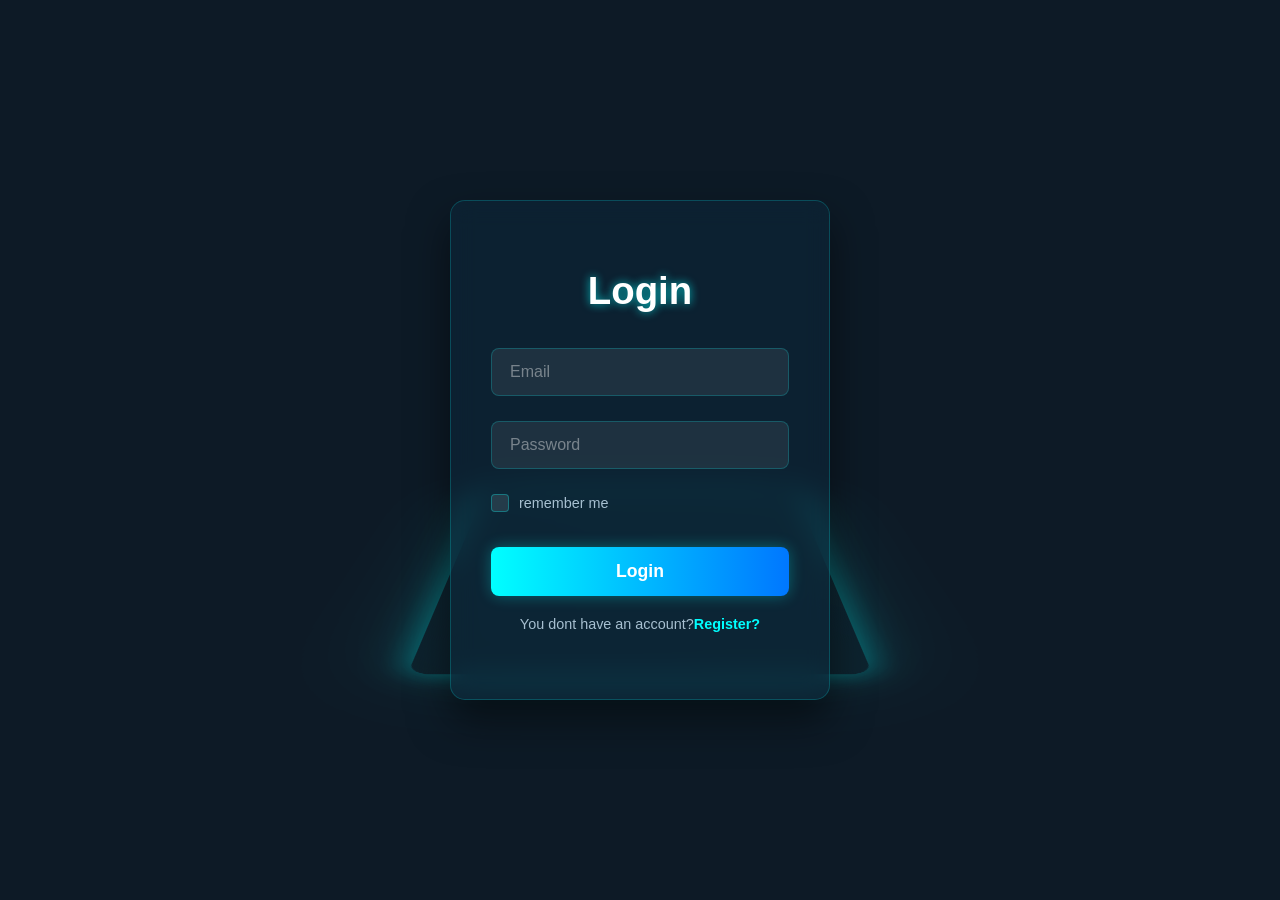
<file: Index.html>
<!DOCTYPE html>
<html lang="en">
<head>
    <meta charset="UTF-8">
    <meta name="viewport" content="width=device-width, initial-scale=1.0">
    <title>Home - BookQuest</title>

    <link rel="preconnect" href="https://fonts.googleapis.com">
    <link rel="preconnect" href="https://fonts.gstatic.com" crossorigin>
    <link href="https://fonts.googleapis.com/css2?family=Poppins:wght@400;600;700&display=swap" rel="stylesheet">

    <link rel="stylesheet" href="styleindex.css"> 
</head>
<body>
    <div class="plateform" style="display: none;"></div> 
    <div class="container">
        
        <div class="header">
            <h1 id="welcomeHeader">Welcome back, Reader!</h1>
            <div class="nav-buttons">
                <button id="Dashboard" class="nav-button active">Home</button>
                <button id="achievementsBtn" class="nav-button">Achievements</button>
                <button id="feedsBtn" class="nav-button">Community</button>
            </div>
            <button id="logoutBtn">Logout</button>
        </div>

        <div class="dashboard-content">
            
            <div class="quests-section">
                
                <div class="profile-card">
                    <div class="progress-container">
                        <div class="progress-circle">
                             <div class="progress-inset">
                                <span id="profileLevel">1</span>
                                <span>Level</span>
                            </div>
                        </div>
                    </div>
                    <div class="profile-details">
                        <h3 id="profileUsername">Username</h3>
                        <p>Total Score: <span id="profileScore">0</span> pts</p>
                        <div class="progress-bar-container">
                            <div id="progressBarFill" class="progress-bar-fill"></div>
                        </div>
                        <p class="progress-label">Progress to Level <span id="nextLevelNum">2</span>: <span id="progressPercent">0%</span></p>
                    </div>
                </div>

                <div class="profile-card" style="flex-direction: column; align-items: flex-start; margin-bottom: 20px;">
                    <h3 style="color: #ffffff; font-size: 1.2em; font-weight: 600; margin-bottom: 5px;">AI Book Matchmaker</h3>
                    <p style="color: #a7c0d1; margin-bottom: 15px; font-size: 0.9em;">Get custom book recommendations based on your past reviews!</p>
                    <button id="getRecommendationsBtn" class="complete-btn" style="width: 100%;">Consult the AI</button>
                    <div id="recommendationsOutput" style="margin-top: 15px; color: #f0f0f0; white-space: pre-line; line-height: 1.6; font-size: 0.9em;"></div>
                </div>

                <div style="display: flex; justify-content: space-between; align-items: center; border-bottom: 1px solid rgba(0, 255, 255, 0.2); padding-bottom: 5px; margin-bottom: 15px;">
                    <h2 style="border: none; padding: 0; margin: 0;">Daily Quests</h2>
                    <button id="generateQuestBtn" class="complete-btn" style="padding: 5px 10px; font-size: 0.8em; background: linear-gradient(90deg, #9b59b6, #8e44ad);">✨ Generate AI Quest</button>
                </div>
                
                <ul id="questList">
                    </ul>
            </div>

            <div class="leaderboard-section">
                <h2>Global Leaderboard</h2>
                <div class="table-wrapper">
                    <table id="leaderboardTable">
                        <thead>
                            <tr>
                                <th>#</th>
                                <th>Username</th>
                                <th>Score</th>
                                <th>Level</th>
                            </tr>
                        </thead>
                        <tbody>
                            </tbody>
                    </table>
                </div>
            </div>
        </div>

    </div>
    <script src="index.js"></script>
</body>
</html>
</file>
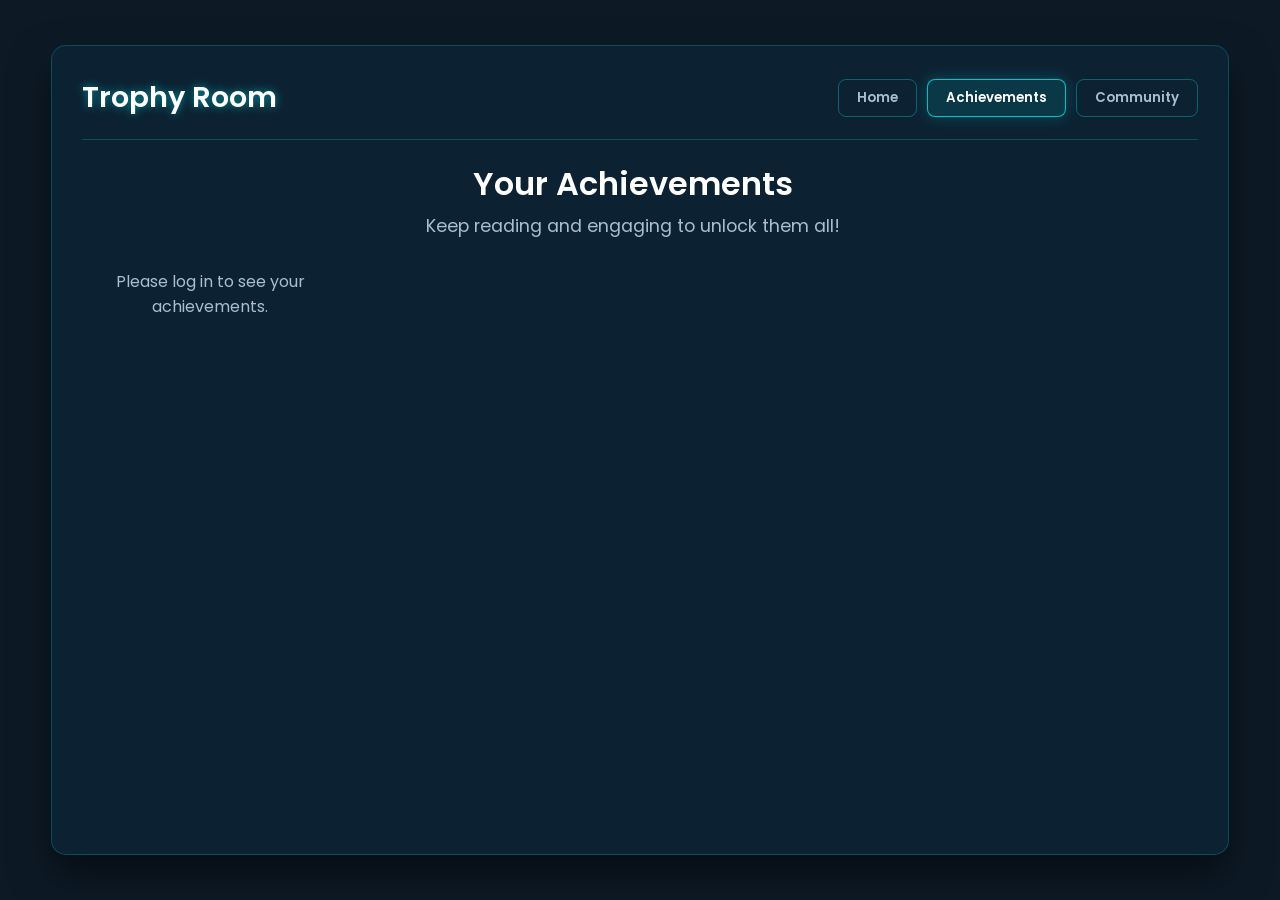
<file: achievement.html>
<!DOCTYPE html>
<html lang="en">
<head>
    <meta charset="UTF-8">
    <meta name="viewport" content="width=device-width, initial-scale=1.0">
    <title>My Achievements - BookQuest</title>

    <!-- Google Font for futuristic typography -->
    <link rel="preconnect" href="https://fonts.googleapis.com">
    <link rel="preconnect" href="https://fonts.gstatic.com" crossorigin>
    <link href="https://fonts.googleapis.com/css2?family=Poppins:wght@400;600;700&display=swap" rel="stylesheet">

    <style>
        /* Reset and Font Settings */
        * {
            margin: 0;
            padding: 0;
            box-sizing: border-box;
        }

        body {
            font-family: 'Poppins', sans-serif;
            min-height: 100vh;
            background: #0d1a26; /* Dark space-blue background */
            color: #f0f0f0;
            display: flex;
            justify-content: center;
            align-items: center;
            padding: 20px;
        }

        /* Custom Scrollbar */
        ::-webkit-scrollbar {
            width: 8px;
        }
        ::-webkit-scrollbar-track {
            background: rgba(0, 0, 0, 0.2);
            border-radius: 10px;
        }
        ::-webkit-scrollbar-thumb {
            background: rgba(0, 255, 255, 0.3);
            border-radius: 10px;
        }
        ::-webkit-scrollbar-thumb:hover {
            background: rgba(0, 255, 255, 0.5);
        }

        /* Main glassmorphism container */
        .container {
            width: 95%;
            max-width: 1200px;
            height: 90vh;
            background: rgba(13, 40, 60, 0.6);
            backdrop-filter: blur(10px);
            -webkit-backdrop-filter: blur(10px);
            border: 1px solid rgba(0, 255, 255, 0.2);
            border-radius: 15px;
            padding: 30px;
            box-shadow: 0 20px 40px rgba(0, 0, 0, 0.5);
            display: flex;
            flex-direction: column;
            overflow: hidden;
        }

        /* Header */
        .header {
            display: flex;
            justify-content: space-between;
            align-items: center;
            padding-bottom: 20px;
            border-bottom: 1px solid rgba(0, 255, 255, 0.2);
            margin-bottom: 20px;
            flex-shrink: 0;
        }

        .header h1 {
            color: #ffffff;
            font-size: 1.8em;
            font-weight: 600;
            text-shadow: 0 0 8px rgba(0, 255, 255, 0.5);
        }

        .nav-buttons {
            display: flex;
            gap: 10px;
        }

        .nav-button {
            padding: 8px 18px;
            border: 1px solid rgba(0, 255, 255, 0.3);
            border-radius: 8px;
            cursor: pointer;
            font-weight: 600;
            background-color: transparent;
            color: #a7c0d1;
            transition: all 0.3s ease;
            font-family: 'Poppins', sans-serif;
        }

        .nav-button:hover, .nav-button.active {
            background-color: rgba(0, 255, 255, 0.1);
            color: #ffffff;
            border-color: rgba(0, 255, 255, 0.7);
            box-shadow: 0 0 15px rgba(0, 255, 255, 0.2);
        }
        
        /* Main content area */
        .main-content {
            flex-grow: 1;
            overflow-y: auto;
            padding-right: 15px;
        }
        
        .page-intro {
            text-align: center;
            margin-bottom: 30px;
        }

        .page-intro h2 {
            font-size: 2em;
            color: #ffffff;
            margin-bottom: 5px;
            font-weight: 600;
        }

        .page-intro p {
            font-size: 1.1em;
            color: #a7c0d1;
        }

        /* Achievements Grid Layout */
        .achievements-grid {
            display: grid;
            grid-template-columns: repeat(auto-fill, minmax(220px, 1fr));
            gap: 25px;
        }

        /* Base style for each achievement card */
        .achievement-card {
            background: rgba(13, 40, 60, 0.7);
            border: 1px solid rgba(0, 255, 255, 0.1);
            border-radius: 10px;
            padding: 25px 20px;
            display: flex;
            flex-direction: column;
            align-items: center;
            text-align: center;
            transition: all 0.3s ease;
        }

        .achievement-card:hover {
            transform: translateY(-5px);
            background: rgba(13, 40, 60, 0.9);
            border-color: rgba(0, 255, 255, 0.3);
        }
        
        .achievement-icon {
            width: 70px;
            height: 70px;
            border-radius: 50%;
            display: flex;
            justify-content: center;
            align-items: center;
            margin-bottom: 15px;
            transition: all 0.3s ease;
        }

        .achievement-icon svg {
            width: 36px;
            height: 36px;
        }

        .achievement-card h3 {
            font-size: 1.2em;
            font-weight: 600;
            margin-bottom: 8px;
            color: #ffffff;
        }

        .achievement-card p {
            font-size: 0.9em;
            color: #a7c0d1;
            flex-grow: 1;
        }
        
        /* Styles for UNLOCKED achievements */
        .achievement-card.unlocked {
            border-left: 5px solid #00ffff;
        }

        .achievement-card.unlocked .achievement-icon {
            background-color: rgba(0, 255, 255, 0.1);
            border: 1px solid rgba(0, 255, 255, 0.3);
        }

        .achievement-card.unlocked .achievement-icon svg {
            color: #00ffff;
            filter: drop-shadow(0 0 5px rgba(0, 255, 255, 0.7));
        }

        .achievement-card.unlocked .unlocked-date {
            font-size: 0.8em;
            font-weight: 600;
            color: #00ffff;
            margin-top: 15px;
        }
        
        /* Styles for LOCKED achievements */
        .achievement-card.locked {
            filter: grayscale(80%);
            opacity: 0.6;
        }
        .achievement-card.locked:hover {
            filter: grayscale(0%);
            opacity: 1;
        }

        .achievement-card.locked .achievement-icon {
            background-color: rgba(0, 0, 0, 0.2);
            border: 1px solid rgba(255, 255, 255, 0.1);
        }
        .achievement-card.locked .achievement-icon svg {
            color: #a7c0d1;
        }
        .achievement-card.locked h3,
        .achievement-card.locked p {
            color: #a7c0d1;
        }

        /* Responsive adjustments */
        @media (max-width: 768px) {
            body {
                padding: 0;
                display: block;
            }
            .container {
                width: 100%;
                min-height: 100vh;
                height: auto;
                border-radius: 0;
                padding: 15px;
            }
            .header {
                flex-direction: column;
                align-items: flex-start;
                gap: 15px;
            }
            .main-content {
                padding-right: 0;
            }
        }
    </style>
</head>
<body>

    <div class="container">
        <!-- Header/Navigation Bar -->
        <header class="header">
            <h1>Trophy Room</h1>
            <div class="nav-buttons">
                <button id="dashboardBtn" class="nav-button">Home</button>
                <button id="achievementsBtn" class="nav-button active">Achievements</button>
                <button id="feedsBtn" class="nav-button">Community</button>
            </div>
        </header>

        <!-- Main Content Area -->
        <main class="main-content">
            <div class="page-intro">
                <h2>Your Achievements</h2>
                <p>Keep reading and engaging to unlock them all!</p>
            </div>

            <!-- Achievements Grid -->
            <div id="achievementsGrid" class="achievements-grid">
                <!-- Achievements will be dynamically loaded here by your existing JS -->
            </div>
        </main>
    </div>
    
    <!-- Your existing JavaScript is preserved -->
    <script>
        document.getElementById('feedsBtn').addEventListener('click', () => {
            window.location.href = 'feedsbtn.html';
        });

        document.getElementById('dashboardBtn').addEventListener('click', () => {
            window.location.href = 'Index.html';
        });
        
        document.getElementById('achievementsBtn').addEventListener('click', () => {
            console.log("Already on the achievements page!");
        });

        document.addEventListener('DOMContentLoaded', () => {
            const achievementsGrid = document.getElementById('achievementsGrid');
            const currentUserData = localStorage.getItem('user');

            if (!currentUserData) {
                achievementsGrid.innerHTML = '<p style="color: #a7c0d1; text-align: center;">Please log in to see your achievements.</p>';
                return;
            }

            const currentUser = JSON.parse(currentUserData);
            const userId = currentUser.user_id || currentUser.id; 

            if (!userId) {
                console.error("Could not find user ID in localStorage object:", currentUser);
                achievementsGrid.innerHTML = '<p style="color: #a7c0d1; text-align: center;">Could not verify your user ID. Please try logging in again.</p>';
                return;
            }

            const iconMap = {
                megaphone: `<svg fill="none" stroke="currentColor" viewBox="0 0 24 24" xmlns="http://www.w3.org/2000/svg"><path stroke-linecap="round" stroke-linejoin="round" stroke-width="2" d="M11 5.882V19.24a1.76 1.76 0 01-3.417.592l-2.147-6.15M18 13a3 3 0 100-6M5.436 13.683A4.001 4.001 0 017 6h1.832c4.1 0 7.625-2.236 9.168-5.584C18.354 5.23 18 6.697 18 8c0 3.314 2.686 6 6 6v-6a6 6 0 00-6-6z"></path></svg>`,
                star: `<svg fill="none" stroke="currentColor" viewBox="0 0 24 24" xmlns="http://www.w3.org/2000/svg"><path stroke-linecap="round" stroke-linejoin="round" stroke-width="2" d="M5 3v4M3 5h4M6 17v4m-2-2h4m5-12v4m-2-2h4m5 4v4m-2-2h4M17 3l-4 4-4-4M7 17l4-4 4 4"></path></svg>`,
                scroll: `<svg fill="none" stroke="currentColor" viewBox="0 0 24 24" xmlns="http://www.w3.org/2000/svg"><path stroke-linecap="round" stroke-linejoin="round" stroke-width="2" d="M9 12h6m-6 4h6m2 5H7a2 2 0 01-2-2V5a2 2 0 012-2h5.586a1 1 0 01.707.293l5.414 5.414a1 1 0 01.293.707V19a2 2 0 01-2 2z"></path></svg>`,
                'book-open': `<svg fill="none" stroke="currentColor" viewBox="0 0 24 24" xmlns="http://www.w3.org/2000/svg"><path stroke-linecap="round" stroke-linejoin="round" stroke-width="2" d="M12 6.253v13m0-13C10.832 5.477 9.246 5 7.5 5S4.168 5.477 3 6.253v13C4.168 18.477 5.754 18 7.5 18s3.332.477 4.5 1.253m0-13C13.168 5.477 14.754 5 16.5 5c1.747 0 3.332.477 4.5 1.253v13C19.832 18.477 18.246 18 16.5 18c-1.746 0-3.332.477-4.5 1.253"></path></svg>`,
                users: `<svg fill="none" stroke="currentColor" viewBox="0 0 24 24" xmlns="http://www.w3.org/2000/svg"><path stroke-linecap="round" stroke-linejoin="round" stroke-width="2" d="M17 20h5v-2a3 3 0 00-5.356-1.857M17 20H7m10 0v-2c0-.656-.126-1.283-.356-1.857M7 20H2v-2a3 3 0 015.356-1.857M7 20v-2c0-.656.126-1.283.356-1.857m0 0a5.002 5.002 0 019.288 0M15 7a3 3 0 11-6 0 3 3 0 016 0zm6 3a2 2 0 11-4 0 2 2 0 014 0zM7 10a2 2 0 11-4 0 2 2 0 014 0z"></path></svg>`,
                award: `<svg fill="none" stroke="currentColor" viewBox="0 0 24 24" xmlns="http://www.w3.org/2000/svg"><path stroke-linecap="round" stroke-linejoin="round" stroke-width="2" d="M9 12l2 2 4-4M7.835 4.697a3.42 3.42 0 001.946-.806 3.42 3.42 0 014.438 0 3.42 3.42 0 001.946.806 3.42 3.42 0 013.138 3.138 3.42 3.42 0 00.806 1.946 3.42 3.42 0 010 4.438 3.42 3.42 0 00-.806 1.946 3.42 3.42 0 01-3.138 3.138 3.42 3.42 0 00-1.946.806 3.42 3.42 0 01-4.438 0 3.42 3.42 0 00-1.946-.806 3.42 3.42 0 01-3.138-3.138 3.42 3.42 0 00-.806-1.946 3.42 3.42 0 010-4.438 3.42 3.42 0 00.806-1.946 3.42 3.42 0 013.138-3.138z"></path></svg>`,
                heart: `<svg fill="none" stroke="currentColor" viewBox="0 0 24 24" xmlns="http://www.w3.org/2000/svg"><path stroke-linecap="round" stroke-linejoin="round" stroke-width="2" d="M4.318 6.318a4.5 4.5 0 000 6.364L12 20.364l7.682-7.682a4.5 4.5 0 00-6.364-6.364L12 7.636l-1.318-1.318a4.5 4.5 0 00-6.364 0z"></path></svg>`,
                default: `<svg fill="none" stroke="currentColor" viewBox="0 0 24 24" xmlns="http://www.w3.org/2000/svg"><path stroke-linecap="round" stroke-linejoin="round" stroke-width="2" d="M12 15v2m-6 4h12a2 2 0 002-2v-6a2 2 0 00-2-2H6a2 2 0 00-2 2v6a2 2 0 002 2zm10-10V7a4 4 0 00-8 0v4h8z"></path></svg>`
            };
            
            achievementsGrid.innerHTML = '<p style="color: #a7c0d1; text-align: center;">Loading achievements...</p>';

            fetch(`/achievements?user_id=${userId}`)
                .then(response => {
                    if (!response.ok) {
                        throw new Error(`HTTP error! status: ${response.status}`);
                    }
                    return response.json();
                })
                .then(achievements => {
                    achievementsGrid.innerHTML = '';
                    if (!achievements || achievements.length === 0) {
                        achievementsGrid.innerHTML = '<p style="color: #a7c0d1; text-align: center;">No achievements available yet. Start reading!</p>';
                        return;
                    }

                    achievements.forEach(ach => {
                        const isUnlocked = ach.unlocked === 1;
                        const cardClass = isUnlocked ? 'unlocked' : 'locked';
                        const iconSvg = iconMap[ach.icon] || iconMap.default;

                        const achievementCard = document.createElement('div');
                        achievementCard.className = `achievement-card ${cardClass}`;
                        achievementCard.innerHTML = `
                            <div class="achievement-icon">
                                ${iconSvg}
                            </div>
                            <h3>${ach.name}</h3>
                            <p>${ach.description}</p>
                            ${isUnlocked ? '<p class="unlocked-date">Unlocked!</p>' : ''}
                        `;
                        achievementsGrid.appendChild(achievementCard);
                    });
                })
                .catch(error => {
                    console.error('Error fetching achievements:', error);
                    achievementsGrid.innerHTML = '<p style="color: #a7c0d1; text-align: center;">Could not load achievements. Please try again later.</p>';
                });
        });
    </script>

</body>
</html>
</file>
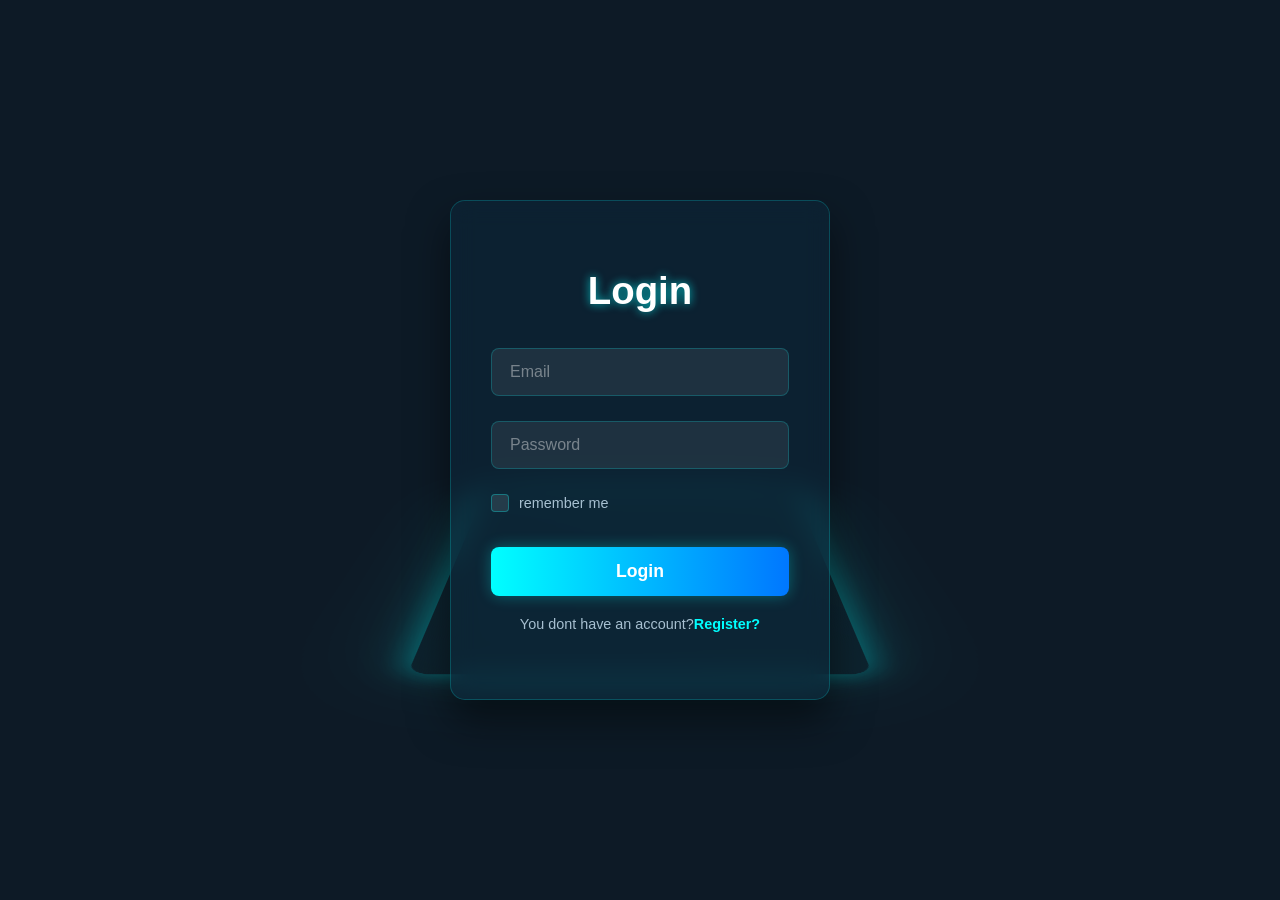
<file: login.html>
<!DOCTYPE html>
<html lang="en">
<head>
    <meta charset="UTF-8">
    <meta name="viewport" content="width=device-width, initial-scale=1.0">
    <title>Login Page</title>
    <link rel="stylesheet" href="style.css">
</head>
<body>
    <div class="plateform"></div>
        <div class="container">
        
            <div id="login">
                <h1>Login</h1>
            </div>
            <form id="loginForm">
                <div class="form-group">
                    <label for="useremail"></label>
                    <input type="email" id="useremail" name="useremail" placeholder="Email">

                </div>
                <div class="form-group">
                    <label for="userpassword"></label>
                    <input type="password" id="userpassword" name="userpassword" placeholder="Password">

                </div>
                <div class="form-group">
                    <label class="checkbox-inline">
                    <input type="checkbox" id="showPass">remember me
                </label>

                </div>
                
                <button type="submit" onclick="">Login</button>
            </form>
            <div id="footer">
                <p>You dont have an account?<a href="register.html">Register?</a></p>
                
            </div>
        </div>
    </div>
    <script src="login.js"></script>
</body>
</html>
</file>
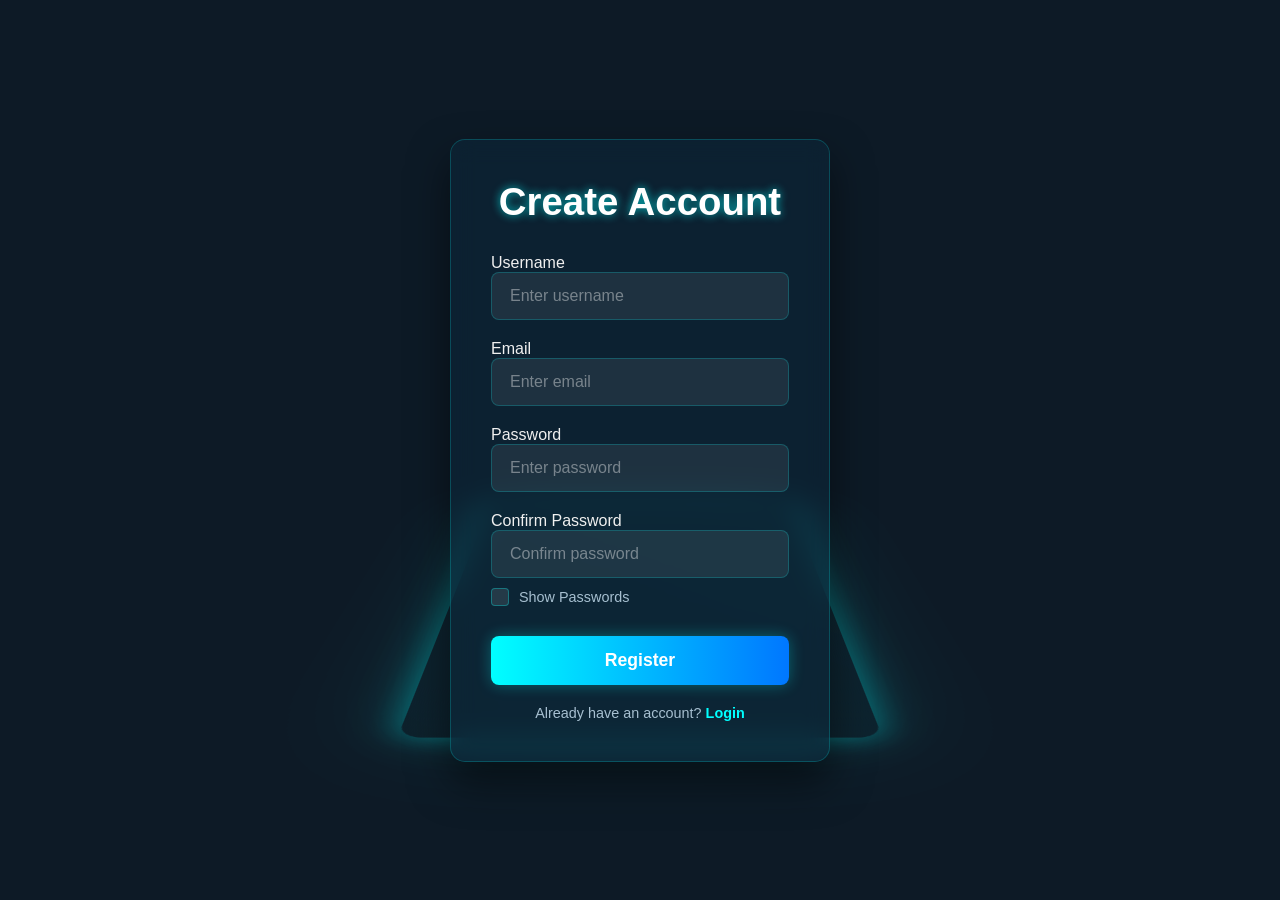
<file: register.html>
<!DOCTYPE html>
<html lang="en">
<head>
    <meta charset="UTF-8">
    <meta name="viewport" content="width=device-width, initial-scale=1.0">
    <title>Create Account - Book Quest</title>
    <link rel="stylesheet" href="register.css">
</head>
<body>
    <!-- Background layer -->
    <div class="plateform"></div>

    <!-- Main container -->
    <div class="container">
        <div id="register">
            <h1>Create Account</h1>
        </div>

        <form id="registerForm" action="register.php" method="POST">
            <div class="form-group">
                <label for="username">Username</label>
                <input type="text" id="username" name="username" placeholder="Enter username" required>
            </div>

            <div class="form-group">
                <label for="email">Email</label>
                <input type="email" id="email" name="email" placeholder="Enter email" required>
            </div>

            <div class="form-group">
                <label for="password">Password</label>
                <input type="password" id="password" name="password" placeholder="Enter password" required>
            </div>

            <div class="form-group">
                <label for="confirmPassword">Confirm Password</label>
                <input type="password" id="confirmPassword" name="confirmPassword" placeholder="Confirm password" required>
            </div>

            <div class="form-group">
                <label class="checkbox-inline">
                    <input type="checkbox" id="showPass"> Show Passwords
                </label>
            </div>

            <button type="submit">Register</button>
        </form>

        <div id="footer">
            <p>Already have an account? <a href="login.html">Login</a></p>
        </div>
    </div>
    
    <script src="register.js"></script>
</body>
</html>
</file>
<file: styleindex.css>
/* Reset and Font Settings */
* {
    margin: 0;
    padding: 0;
    box-sizing: border-box;
}

body {
    font-family: 'Poppins', sans-serif;
    min-height: 100vh;
    background: #0d1a26; /* Dark space-blue background */
    color: #f0f0f0;
    display: flex;
    justify-content: center;
    align-items: center;
    padding: 20px;
}

/* Custom Scrollbar for a futuristic feel */
::-webkit-scrollbar {
    width: 8px;
}
::-webkit-scrollbar-track {
    background: rgba(0, 0, 0, 0.2);
    border-radius: 10px;
}
::-webkit-scrollbar-thumb {
    background: rgba(0, 255, 255, 0.3);
    border-radius: 10px;
}
::-webkit-scrollbar-thumb:hover {
    background: rgba(0, 255, 255, 0.5);
}

/* Main glassmorphism container */
.container {
    width: 95%;
    max-width: 1400px;
    height: 90vh;
    background: rgba(13, 40, 60, 0.6); /* Semi-transparent glass */
    backdrop-filter: blur(10px);
    -webkit-backdrop-filter: blur(10px);
    border: 1px solid rgba(0, 255, 255, 0.2);
    border-radius: 15px;
    padding: 30px;
    box-shadow: 0 20px 40px rgba(0, 0, 0, 0.5);
    display: flex;
    flex-direction: column;
    overflow: hidden;
}

/* Header */
.header {
    display: flex;
    justify-content: space-between;
    align-items: center;
    padding-bottom: 20px;
    border-bottom: 1px solid rgba(0, 255, 255, 0.2);
    margin-bottom: 20px;
}

.header h1 {
    color: #ffffff;
    font-size: 1.8em;
    font-weight: 600;
    text-shadow: 0 0 8px rgba(0, 255, 255, 0.5);
}

.nav-buttons {
    display: flex;
    gap: 10px;
}

.nav-button {
    padding: 8px 18px;
    border: 1px solid rgba(0, 255, 255, 0.3);
    border-radius: 8px;
    cursor: pointer;
    font-weight: 600;
    background-color: transparent;
    color: #a7c0d1;
    transition: all 0.3s ease;
    font-family: 'Poppins', sans-serif;
}

.nav-button:hover, .nav-button.active {
    background-color: rgba(0, 255, 255, 0.1);
    color: #ffffff;
    border-color: rgba(0, 255, 255, 0.7);
    box-shadow: 0 0 15px rgba(0, 255, 255, 0.2);
}

#logoutBtn {
    padding: 8px 18px;
    border: 1px solid rgba(231, 76, 60, 0.5);
    border-radius: 8px;
    cursor: pointer;
    font-weight: 600;
    background-color: rgba(231, 76, 60, 0.1);
    color: #e74c3c;
    transition: all 0.3s ease;
    font-family: 'Poppins', sans-serif;
}

#logoutBtn:hover {
    background-color: rgba(231, 76, 60, 0.3);
    color: #ffffff;
    border-color: #e74c3c;
    box-shadow: 0 0 15px rgba(231, 76, 60, 0.3);
}

/* Dashboard Layout */
.dashboard-content {
    display: flex;
    gap: 30px;
    flex-grow: 1;
    overflow: hidden;
}

.quests-section {
    flex: 2;
    display: flex;
    flex-direction: column;
    overflow-y: auto;
    padding-right: 15px;
}

.leaderboard-section {
    flex: 1;
    display: flex;
    flex-direction: column;
}

h2 {
    color: #ffffff;
    font-weight: 600;
    margin-bottom: 15px;
    padding-bottom: 5px;
    border-bottom: 1px solid rgba(0, 255, 255, 0.2);
}

/* Profile Card - HUD Style */
.profile-card {
    background-color: rgba(0, 255, 255, 0.05);
    border: 1px solid rgba(0, 255, 255, 0.2);
    border-radius: 10px;
    padding: 20px;
    margin-bottom: 20px;
    display: flex;
    gap: 20px;
    align-items: center;
}

/* --- Redesigned Circular Progress Bar --- */
.progress-container {
    position: relative;
    width: 100px;
    height: 100px;
    flex-shrink: 0;
}

/* These old divs are hidden but kept for JS compatibility */
.progress-mask, .progress-fill {
    display: none;
}

.progress-circle {
    width: 100%;
    height: 100%;
    border-radius: 50%;
    background-color: rgba(0, 0, 0, 0.3); /* The empty track */
    position: relative;
    overflow: hidden;
    box-shadow: inset 0 0 10px rgba(0, 255, 255, 0.2);
    /* Your existing JS uses mask divs, so we keep the structure */
}

.progress-inset {
    width: 80px;
    height: 80px;
    background: #0d1a26;
    border-radius: 50%;
    position: absolute;
    top: 10px;
    left: 10px;
    z-index: 5;
    display: flex;
    flex-direction: column;
    justify-content: center;
    align-items: center;
    font-weight: 600;
    color: #a7c0d1;
}

#profileLevel {
    font-size: 2.5em;
    line-height: 1;
    color: #00ffff;
    text-shadow: 0 0 8px rgba(0, 255, 255, 0.7);
}
/* --- End of Progress Bar Styles --- */


.profile-details {
    width: 100%;
}

.profile-details h3 {
    color: #ffffff;
    font-size: 1.5em;
    font-weight: 600;
    margin-bottom: 5px;
}
.profile-details p {
    color: #a7c0d1;
    font-size: 0.9em;
    margin-bottom: 10px;
}
.progress-label {
    margin-top: 5px;
    font-size: 0.8em !important;
}

.progress-bar-container {
    width: 100%;
    height: 8px;
    background-color: rgba(0, 0, 0, 0.3);
    border-radius: 4px;
    overflow: hidden;
}

.progress-bar-fill {
    height: 100%;
    width: 0%;
    background: #00ffff;
    box-shadow: 0 0 10px rgba(0, 255, 255, 0.7);
    transition: width 0.5s ease-out;
    border-radius: 4px;
}

/* Quest List */
#questList {
    list-style: none;
    padding: 0;
}

.quest-item {
    background-color: rgba(0, 255, 255, 0.03);
    border: 1px solid rgba(0, 255, 255, 0.1);
    border-radius: 8px;
    padding: 15px;
    margin-bottom: 10px;
    display: flex;
    justify-content: space-between;
    align-items: center;
    transition: all 0.2s ease;
}

.quest-item:hover {
    background-color: rgba(0, 255, 255, 0.08);
    border-color: rgba(0, 255, 255, 0.3);
    transform: translateX(5px);
}

.quest-info h3 {
    color: #f0f0f0;
    font-size: 1.1em;
    font-weight: 600;
    margin-bottom: 5px;
}

.quest-info p {
    color: #a7c0d1;
    font-size: 0.9em;
}

.quest-points {
    font-weight: 600;
    color: #00ffff;
    background-color: rgba(0, 255, 255, 0.1);
    padding: 5px 10px;
    border-radius: 15px;
    margin-right: 15px;
}

.complete-btn {
    padding: 8px 15px;
    background: linear-gradient(90deg, #00ffff, #0077ff);
    color: white;
    border: none;
    border-radius: 5px;
    cursor: pointer;
    font-weight: bold;
    transition: all 0.3s ease;
    font-family: 'Poppins', sans-serif;
}

.complete-btn:hover {
    box-shadow: 0 0 15px rgba(0, 255, 255, 0.4);
    transform: translateY(-1px);
}

.completed-tag {
    background-color: rgba(189, 195, 199, 0.2);
    color: #bdc3c7;
    padding: 8px 15px;
    border-radius: 5px;
    font-weight: bold;
}

/* Leaderboard */
.table-wrapper {
    overflow-y: auto;
    flex-grow: 1;
}

#leaderboardTable {
    width: 100%;
    border-collapse: collapse;
}

#leaderboardTable th, #leaderboardTable td {
    padding: 12px 15px;
    text-align: left;
    border-bottom: 1px solid rgba(0, 255, 255, 0.1);
}

/* --- THIS IS THE FIX --- */
#leaderboardTable td {
    color: #a7c0d1; /* Light cyan-gray for better contrast */
}

#leaderboardTable th {
    background-color: rgba(13, 40, 60, 0.8);
    color: #00ffff;
    font-weight: 600;
    position: sticky;
    top: 0;
    backdrop-filter: blur(5px);
}

#leaderboardTable tbody tr {
    transition: background-color 0.2s;
}

#leaderboardTable tbody tr:hover {
    background-color: rgba(0, 255, 255, 0.05);
}

/* --- RESPONSIVE DESIGN --- */
@media (max-width: 900px) {
    body {
        padding: 0;
        display: block;
    }
    .container {
        width: 100%;
        min-height: 100vh;
        height: auto;
        border-radius: 0;
        padding: 20px;
    }
    .dashboard-content {
        flex-direction: column;
        overflow: visible;
    }
    .quests-section, .leaderboard-section {
        overflow-y: visible;
        padding-right: 0;
    }
    .leaderboard-section {
        margin-top: 30px;
    }
}

@media (max-width: 600px) {
    .header {
        flex-direction: column;
        align-items: flex-start;
        gap: 15px;
    }
    .nav-buttons {
        width: 100%;
        display: grid;
        grid-template-columns: 1fr 1fr 1fr;
    }
    .profile-card {
        flex-direction: column;
        text-align: center;
    }
}
</file>
<file: style.css>
/* Reset and Font Settings */
* {
    margin: 0;
    padding: 0;
    box-sizing: border-box;
}

body {
    font-family: 'Poppins', sans-serif;
    height: 100vh;
    display: flex;
    justify-content: center;
    align-items: center;
    background: #0d1a26; /* Dark space-blue background */
    color: #f0f0f0;
    perspective: 1200px; /* Enables 3D transformations */
    overflow: hidden;
}

/* Back layer styled as a glowing 3D platform */
.plateform {
    width: 380px;
    height: 520px;
    background: linear-gradient(45deg, rgba(13, 92, 99, 0.1), rgba(0, 255, 255, 0.05));
    position: absolute;
    transform: rotateX(75deg) translateZ(-120px); /* Tilted 3D effect */
    border-radius: 20px;
    box-shadow: 
        0 0 30px rgba(0, 255, 255, 0.3), /* Inner glow */
        0 0 60px rgba(0, 255, 255, 0.2), /* Middle glow */
        0 0 120px rgba(0, 255, 255, 0.1); /* Outer glow */
    transition: transform 0.5s ease;
}

/* Front container with a "glassmorphism" effect */
.container {
    width: 380px;
    min-height: 500px;
    background: rgba(13, 40, 60, 0.5); /* Semi-transparent glass */
    backdrop-filter: blur(12px);
    -webkit-backdrop-filter: blur(12px); /* For Safari */
    border: 1px solid rgba(0, 255, 255, 0.2);
    border-radius: 15px;
    padding: 40px;
    box-shadow: 0 20px 40px rgba(0, 0, 0, 0.5);
    z-index: 2;
    display: flex;
    flex-direction: column;
    justify-content: center;
    position: relative;
}

/* Login heading with a subtle glow */
#login h1 {
    text-align: center;
    color: #ffffff;
    margin-bottom: 35px;
    font-size: 2.4em;
    font-weight: 600;
    text-shadow: 0 0 10px rgba(0, 255, 255, 0.7);
}

/* Form groups */
.form-group {
    margin-bottom: 25px;
    position: relative;
}

/* Futuristic, glassy inputs */
input[type="email"],
input[type="password"] {
    width: 100%;
    padding: 14px 18px;
    background: rgba(255, 255, 255, 0.08);
    border: 1px solid rgba(0, 255, 255, 0.2);
    border-radius: 8px;
    font-size: 1em;
    color: #f0f0f0;
    font-family: 'Poppins', sans-serif;
    transition: all 0.3s ease;
}

input[type="email"]::placeholder,
input[type="password"]::placeholder {
    color: rgba(255, 255, 255, 0.4);
}

input[type="email"]:focus,
input[type="password"]:focus {
    outline: none;
    background: rgba(255, 255, 255, 0.15);
    border-color: rgba(0, 255, 255, 0.7);
    box-shadow: 0 0 15px rgba(0, 255, 255, 0.3);
}

/* Checkbox styling */
.checkbox-inline {
    display: flex;
    align-items: center;
    font-size: 0.9em;
    color: #a7c0d1;
    cursor: pointer;
}

input[type="checkbox"] {
    appearance: none;
    -webkit-appearance: none;
    width: 18px;
    height: 18px;
    background-color: rgba(255, 255, 255, 0.1);
    border: 1px solid rgba(0, 255, 255, 0.3);
    border-radius: 4px;
    margin-right: 10px;
    cursor: pointer;
    position: relative;
    transition: all 0.2s;
}

input[type="checkbox"]:checked {
    background-color: #00ffff;
    border-color: #00ffff;
}

input[type="checkbox"]:checked::after {
    content: '\\2713';
    font-size: 14px;
    color: #0d1a26;
    position: absolute;
    top: 50%;
    left: 50%;
    transform: translate(-50%, -50%);
}

/* Submit button with gradient and hover animation */
button[type="submit"] {
    width: 100%;
    padding: 14px;
    border: none;
    border-radius: 8px;
    background: linear-gradient(90deg, #00ffff, #0077ff);
    color: #ffffff;
    font-size: 1.1em;
    font-weight: 600;
    cursor: pointer;
    transition: all 0.3s ease;
    box-shadow: 0 0 15px rgba(0, 255, 255, 0.3);
    margin-top: 10px;
}

button[type="submit"]:hover {
    transform: translateY(-2px);
    box-shadow: 0 0 25px rgba(0, 255, 255, 0.6);
    background: linear-gradient(90deg, #00e5e5, #0066cc);
}

/* Footer link styling */
#footer {
    text-align: center;
    margin-top: 20px;
    font-size: 0.9em;
}

#footer p {
    color: #a7c0d1;
}

#footer a {
    color: #00ffff;
    text-decoration: none;
    font-weight: 600;
    transition: text-shadow 0.3s;
}

#footer a:hover {
    text-decoration: underline;
    text-shadow: 0 0 8px rgba(0, 255, 255, 0.7);
}

/* --- RESPONSIVE DESIGN RULES --- */

/* For Tablets and Mobile Phones */
@media (max-width: 768px) {
    body {
        padding: 0;
        perspective: none; /* Disable 3D effect on mobile */
    }

    /* Hide the 3D platform on small screens */
    .plateform {
        display: none;
    }

    .container {
        width: 100%;
        height: 100vh;
        border-radius: 0;
        padding: 40px 25px;
        justify-content: center; /* Center form vertically */
    }

    #login h1 {
        font-size: 2em; /* Adjust title for mobile */
    }
}
</file>
<file: register.css>
/* Reset and Font Settings */
* {
    margin: 0;
    padding: 0;
    box-sizing: border-box;
}

body {
    font-family: 'Poppins', sans-serif;
    min-height: 100vh;
    height: auto; /* Allow scrolling for long forms on small screens */
    display: flex;
    justify-content: center;
    align-items: center;
    background: #0d1a26; /* Dark space-blue background */
    color: #f0f0f0;
    perspective: 1200px; /* Enables 3D transformations */
    padding: 40px 20px; /* Add padding for smaller viewports */
}

/* Back layer styled as a glowing 3D platform */
.plateform {
    width: 380px;
    height: 620px; /* Taller to fit the registration form */
    background: linear-gradient(45deg, rgba(13, 92, 99, 0.1), rgba(0, 255, 255, 0.05));
    position: absolute;
    transform: rotateX(75deg) translateZ(-150px);
    border-radius: 20px;
    box-shadow: 
        0 0 30px rgba(0, 255, 255, 0.3),
        0 0 60px rgba(0, 255, 255, 0.2),
        0 0 120px rgba(0, 255, 255, 0.1);
    transition: transform 0.5s ease;
}

/* Front container with a "glassmorphism" effect */
.container {
    width: 380px;
    min-height: 600px; /* Taller to fit more fields */
    background: rgba(13, 40, 60, 0.5); /* Semi-transparent glass */
    backdrop-filter: blur(12px);
    -webkit-backdrop-filter: blur(12px);
    border: 1px solid rgba(0, 255, 255, 0.2);
    border-radius: 15px;
    padding: 40px;
    box-shadow: 0 20px 40px rgba(0, 0, 0, 0.5);
    z-index: 2;
    display: flex;
    flex-direction: column;
    justify-content: center;
    position: relative;
}

/* Heading with a subtle glow */
#register h1 {
    text-align: center;
    color: #ffffff;
    margin-bottom: 30px;
    font-size: 2.4em;
    font-weight: 600;
    text-shadow: 0 0 10px rgba(0, 255, 255, 0.7);
}

/* Form groups */
.form-group {
    margin-bottom: 20px;
    position: relative;
}

/* Futuristic, glassy inputs */
input[type="text"],
input[type="email"],
input[type="password"] {
    width: 100%;
    padding: 14px 18px;
    background: rgba(255, 255, 255, 0.08);
    border: 1px solid rgba(0, 255, 255, 0.2);
    border-radius: 8px;
    font-size: 1em;
    color: #f0f0f0;
    font-family: 'Poppins', sans-serif;
    transition: all 0.3s ease;
}

input[type="text"]::placeholder,
input[type="email"]::placeholder,
input[type="password"]::placeholder {
    color: rgba(255, 255, 255, 0.4);
}

input[type="text"]:focus,
input[type="email"]:focus,
input[type="password"]:focus {
    outline: none;
    background: rgba(255, 255, 255, 0.15);
    border-color: rgba(0, 255, 255, 0.7);
    box-shadow: 0 0 15px rgba(0, 255, 255, 0.3);
}

/* Checkbox styling */
.checkbox-inline {
    display: flex;
    align-items: center;
    font-size: 0.9em;
    color: #a7c0d1;
    cursor: pointer;
    margin-top: -10px; /* Adjust spacing */
}

input[type="checkbox"] {
    appearance: none;
    -webkit-appearance: none;
    width: 18px;
    height: 18px;
    background-color: rgba(255, 255, 255, 0.1);
    border: 1px solid rgba(0, 255, 255, 0.3);
    border-radius: 4px;
    margin-right: 10px;
    cursor: pointer;
    position: relative;
    transition: all 0.2s;
    flex-shrink: 0;
}

input[type="checkbox"]:checked {
    background-color: #00ffff;
    border-color: #00ffff;
}

input[type="checkbox"]:checked::after {
    content: '\\2713';
    font-size: 14px;
    color: #0d1a26;
    position: absolute;
    top: 50%;
    left: 50%;
    transform: translate(-50%, -50%);
}

/* Submit button with gradient and hover animation */
button[type="submit"] {
    width: 100%;
    padding: 14px;
    border: none;
    border-radius: 8px;
    background: linear-gradient(90deg, #00ffff, #0077ff);
    color: #ffffff;
    font-size: 1.1em;
    font-weight: 600;
    cursor: pointer;
    transition: all 0.3s ease;
    box-shadow: 0 0 15px rgba(0, 255, 255, 0.3);
    margin-top: 10px;
}

button[type="submit"]:hover {
    transform: translateY(-2px);
    box-shadow: 0 0 25px rgba(0, 255, 255, 0.6);
    background: linear-gradient(90deg, #00e5e5, #0066cc);
}

/* Footer link styling */
#footer {
    text-align: center;
    margin-top: 20px;
    font-size: 0.9em;
}

#footer p {
    color: #a7c0d1;
}

#footer a {
    color: #00ffff;
    text-decoration: none;
    font-weight: 600;
    transition: text-shadow 0.3s;
}

#footer a:hover {
    text-decoration: underline;
    text-shadow: 0 0 8px rgba(0, 255, 255, 0.7);
}

/* --- RESPONSIVE DESIGN RULES --- */
@media (max-width: 768px) {
    body {
        padding: 0;
        perspective: none; /* Disable 3D effect on mobile */
        align-items: flex-start; /* Align to top for scrolling */
    }

    /* Hide the 3D platform on small screens */
    .plateform {
        display: none;
    }

    .container {
        width: 100%;
        min-height: 100vh;
        height: auto;
        border-radius: 0;
        padding: 40px 25px;
        justify-content: center; /* Center form vertically */
    }

    #register h1 {
        font-size: 2em; /* Adjust title for mobile */
    }
}
</file>
